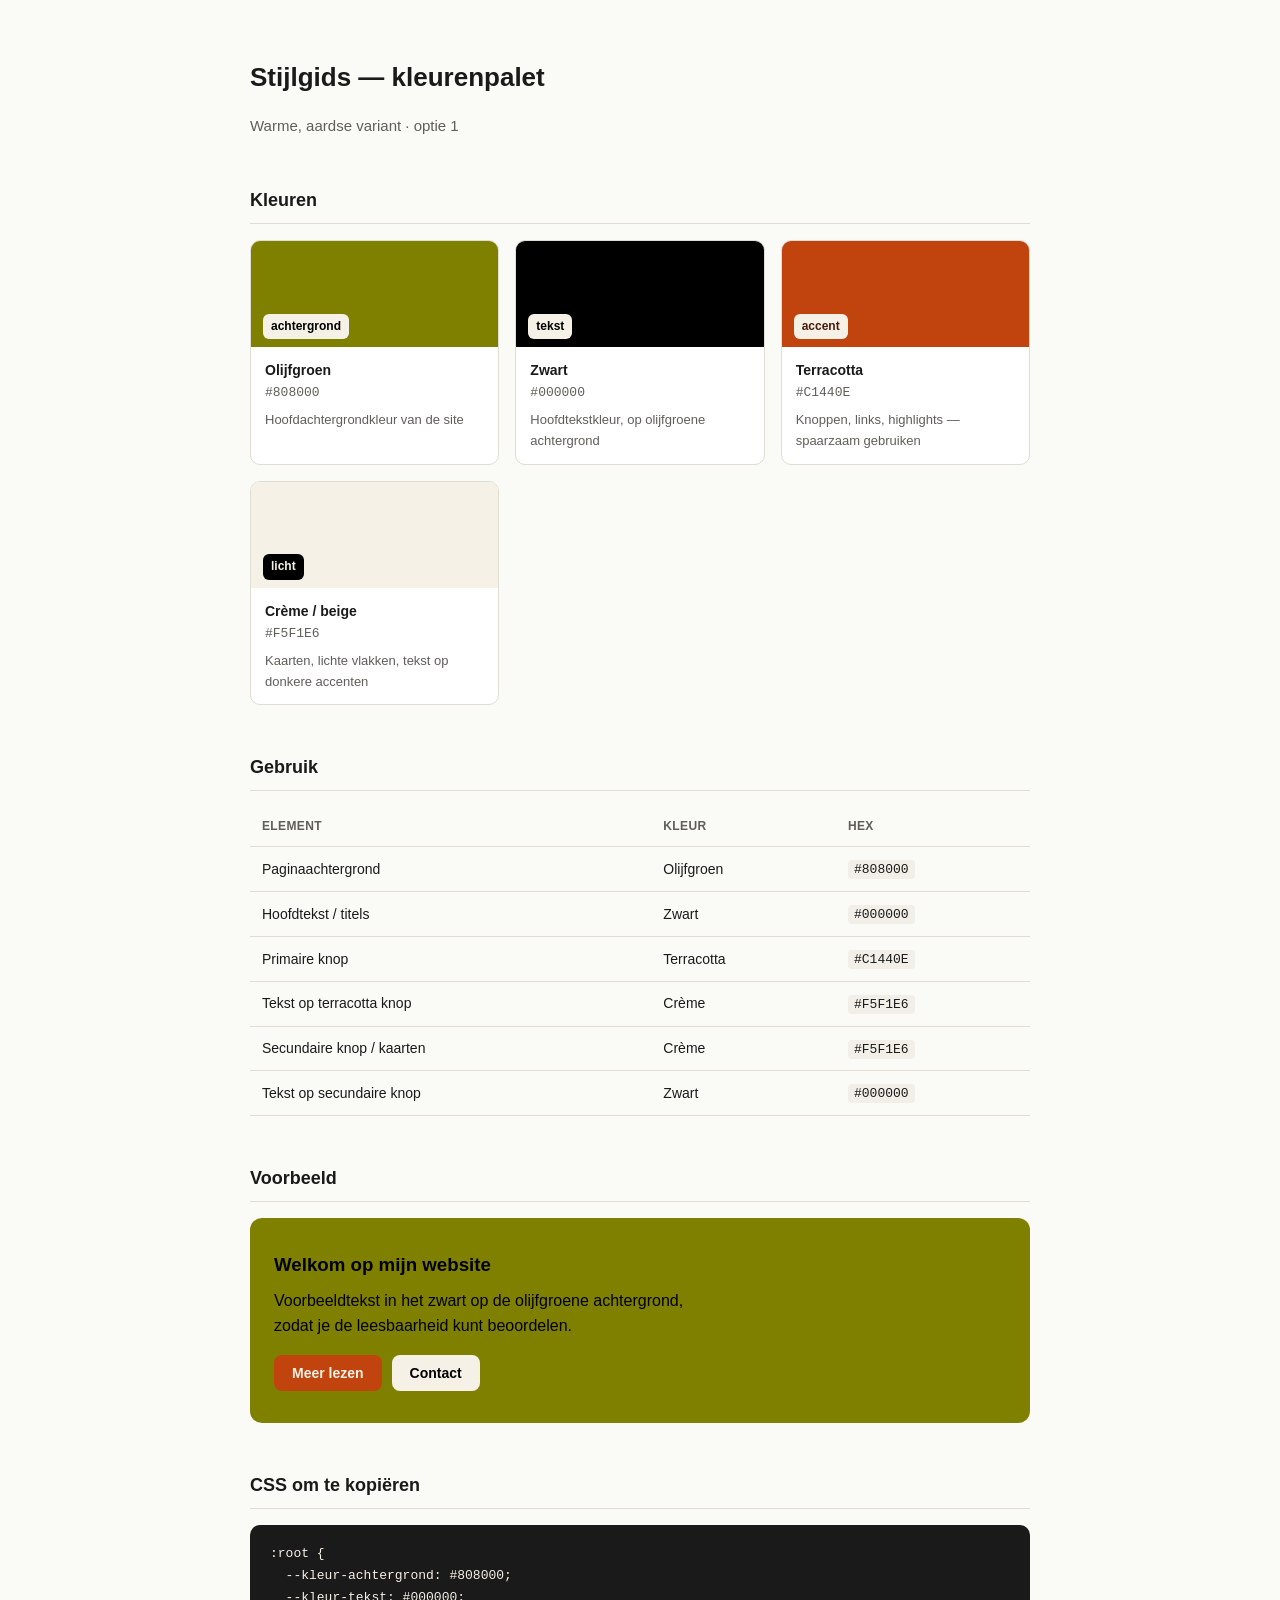
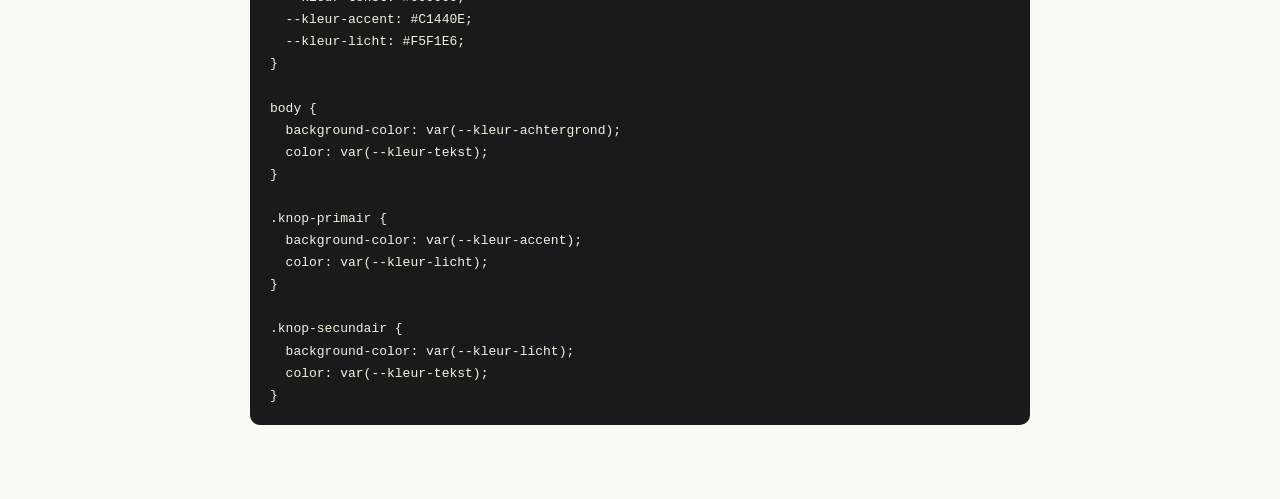
<file: stijlgids-kleuren.html>
<!DOCTYPE html>
<html lang="nl">
<head>
<meta charset="UTF-8">
<title>Stijlgids — kleuren</title>
<style>
  body {
    font-family: -apple-system, BlinkMacSystemFont, "Segoe UI", Arial, sans-serif;
    background: #FAFAF7;
    color: #1A1A1A;
    max-width: 780px;
    margin: 0 auto;
    padding: 40px 24px 80px;
    line-height: 1.6;
  }
  h1 {
    font-size: 26px;
    margin-bottom: 4px;
  }
  .subtitle {
    color: #5F5E5A;
    margin-bottom: 40px;
    font-size: 15px;
  }
  h2 {
    font-size: 18px;
    margin-top: 48px;
    margin-bottom: 16px;
    border-bottom: 1px solid #E0DED3;
    padding-bottom: 8px;
  }
  .swatch-grid {
    display: grid;
    grid-template-columns: repeat(auto-fit, minmax(220px, 1fr));
    gap: 16px;
    margin-bottom: 24px;
  }
  .swatch {
    border: 1px solid #E0DED3;
    border-radius: 10px;
    overflow: hidden;
    background: #fff;
  }
  .swatch-color {
    height: 90px;
    display: flex;
    align-items: flex-end;
    padding: 8px 12px;
  }
  .swatch-color span {
    font-size: 12px;
    font-weight: 600;
    padding: 3px 8px;
    border-radius: 6px;
  }
  .swatch-info {
    padding: 12px 14px;
  }
  .swatch-info .name {
    font-weight: 600;
    font-size: 14px;
    margin-bottom: 2px;
  }
  .swatch-info .hex {
    font-family: "SF Mono", Consolas, monospace;
    font-size: 13px;
    color: #5F5E5A;
  }
  .swatch-info .role {
    font-size: 13px;
    color: #5F5E5A;
    margin-top: 6px;
  }
  table {
    width: 100%;
    border-collapse: collapse;
    font-size: 14px;
    margin-bottom: 24px;
  }
  th, td {
    text-align: left;
    padding: 10px 12px;
    border-bottom: 1px solid #E0DED3;
  }
  th {
    color: #5F5E5A;
    font-weight: 600;
    font-size: 12px;
    text-transform: uppercase;
    letter-spacing: 0.03em;
  }
  code {
    background: #F1EFE8;
    padding: 2px 6px;
    border-radius: 4px;
    font-size: 13px;
  }
  .demo {
    background: #808000;
    border-radius: 12px;
    padding: 32px 24px;
    margin-top: 8px;
  }
  .demo h3 {
    color: #000000;
    margin: 0 0 8px;
  }
  .demo p {
    color: #000000;
    margin: 0 0 16px;
    max-width: 440px;
  }
  .demo .buttons {
    display: flex;
    gap: 10px;
  }
  .demo button {
    border: none;
    border-radius: 8px;
    padding: 10px 18px;
    font-size: 14px;
    font-weight: 600;
    cursor: pointer;
  }
  .btn-primary {
    background: #C1440E;
    color: #F5F1E6;
  }
  .btn-secondary {
    background: #F5F1E6;
    color: #000000;
  }
  .css-block {
    background: #1A1A1A;
    color: #F5F1E6;
    border-radius: 10px;
    padding: 18px 20px;
    font-family: "SF Mono", Consolas, monospace;
    font-size: 13px;
    line-height: 1.7;
    overflow-x: auto;
    white-space: pre;
  }
</style>
</head>
<body>

  <h1>Stijlgids — kleurenpalet</h1>
  <p class="subtitle">Warme, aardse variant · optie 1</p>

  <h2>Kleuren</h2>
  <div class="swatch-grid">

    <div class="swatch">
      <div class="swatch-color" style="background:#808000;">
        <span style="background:#F5F1E6; color:#000;">achtergrond</span>
      </div>
      <div class="swatch-info">
        <div class="name">Olijfgroen</div>
        <div class="hex">#808000</div>
        <div class="role">Hoofdachtergrondkleur van de site</div>
      </div>
    </div>

    <div class="swatch">
      <div class="swatch-color" style="background:#000000;">
        <span style="background:#F5F1E6; color:#000;">tekst</span>
      </div>
      <div class="swatch-info">
        <div class="name">Zwart</div>
        <div class="hex">#000000</div>
        <div class="role">Hoofdtekstkleur, op olijfgroene achtergrond</div>
      </div>
    </div>

    <div class="swatch">
      <div class="swatch-color" style="background:#C1440E;">
        <span style="background:#F5F1E6; color:#4A1B0C;">accent</span>
      </div>
      <div class="swatch-info">
        <div class="name">Terracotta</div>
        <div class="hex">#C1440E</div>
        <div class="role">Knoppen, links, highlights — spaarzaam gebruiken</div>
      </div>
    </div>

    <div class="swatch">
      <div class="swatch-color" style="background:#F5F1E6;">
        <span style="background:#000; color:#F5F1E6;">licht</span>
      </div>
      <div class="swatch-info">
        <div class="name">Crème / beige</div>
        <div class="hex">#F5F1E6</div>
        <div class="role">Kaarten, lichte vlakken, tekst op donkere accenten</div>
      </div>
    </div>

  </div>

  <h2>Gebruik</h2>
  <table>
    <tr><th>Element</th><th>Kleur</th><th>Hex</th></tr>
    <tr><td>Paginaachtergrond</td><td>Olijfgroen</td><td><code>#808000</code></td></tr>
    <tr><td>Hoofdtekst / titels</td><td>Zwart</td><td><code>#000000</code></td></tr>
    <tr><td>Primaire knop</td><td>Terracotta</td><td><code>#C1440E</code></td></tr>
    <tr><td>Tekst op terracotta knop</td><td>Crème</td><td><code>#F5F1E6</code></td></tr>
    <tr><td>Secundaire knop / kaarten</td><td>Crème</td><td><code>#F5F1E6</code></td></tr>
    <tr><td>Tekst op secundaire knop</td><td>Zwart</td><td><code>#000000</code></td></tr>
  </table>

  <h2>Voorbeeld</h2>
  <div class="demo">
    <h3>Welkom op mijn website</h3>
    <p>Voorbeeldtekst in het zwart op de olijfgroene achtergrond, zodat je de leesbaarheid kunt beoordelen.</p>
    <div class="buttons">
      <button class="btn-primary">Meer lezen</button>
      <button class="btn-secondary">Contact</button>
    </div>
  </div>

  <h2>CSS om te kopiëren</h2>
  <div class="css-block">:root {
  --kleur-achtergrond: #808000;
  --kleur-tekst: #000000;
  --kleur-accent: #C1440E;
  --kleur-licht: #F5F1E6;
}

body {
  background-color: var(--kleur-achtergrond);
  color: var(--kleur-tekst);
}

.knop-primair {
  background-color: var(--kleur-accent);
  color: var(--kleur-licht);
}

.knop-secundair {
  background-color: var(--kleur-licht);
  color: var(--kleur-tekst);
}</div>

</body>
</html>
</file>
